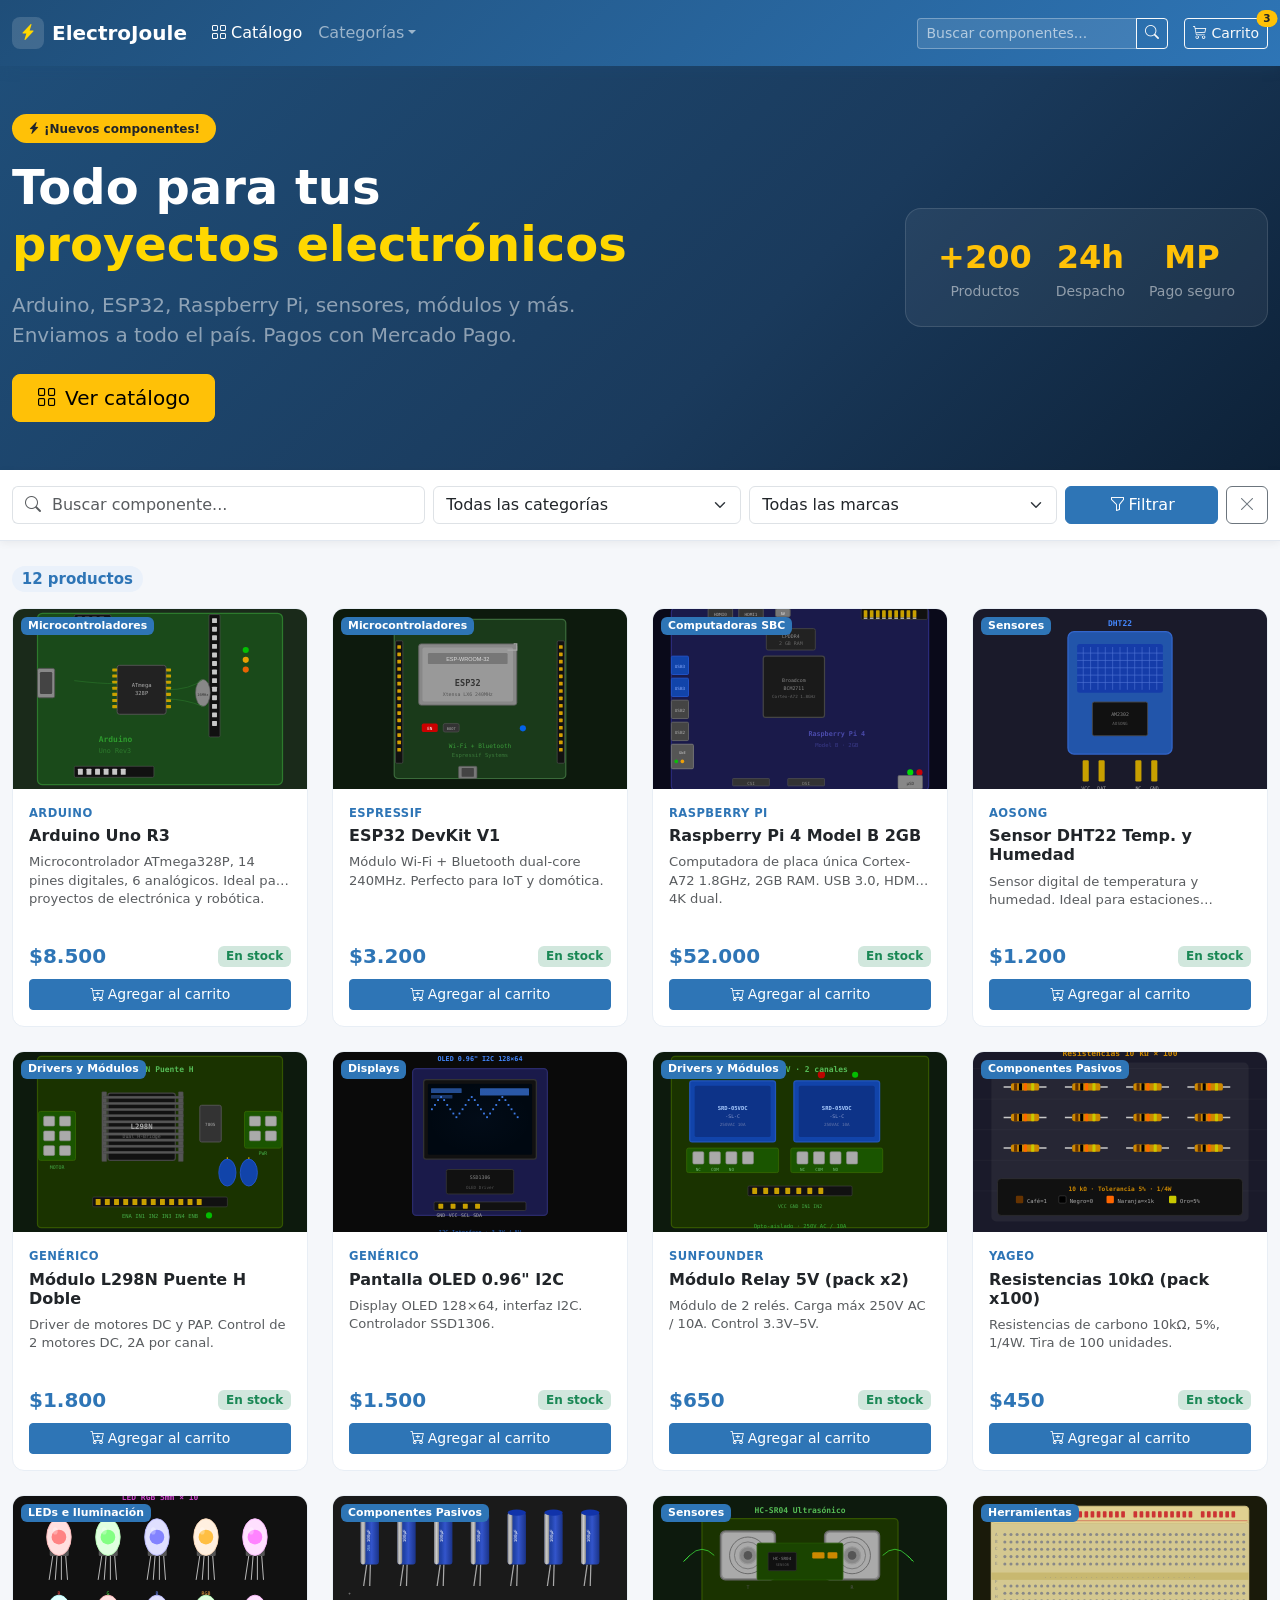
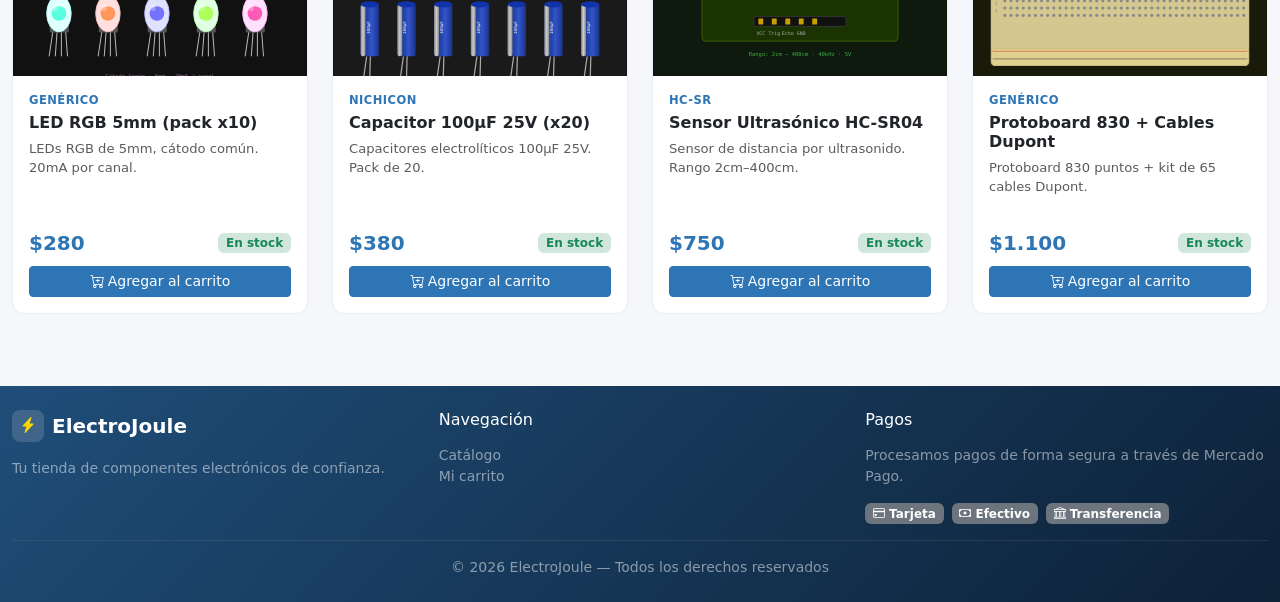
<file: TiendaOnline/index.html>
<!DOCTYPE html>
<html lang="es">
<head>
    <meta charset="utf-8" />
    <meta name="viewport" content="width=device-width, initial-scale=1.0" />
    <title>Catálogo — ElectroJoule</title>
    <link rel="stylesheet" href="https://cdn.jsdelivr.net/npm/bootstrap@5.3.2/dist/css/bootstrap.min.css" />
    <link rel="stylesheet" href="https://cdn.jsdelivr.net/npm/bootstrap-icons@1.11.3/font/bootstrap-icons.min.css" />
    <link rel="stylesheet" href="estilos.css" />
</head>
<body>

<!-- Navbar -->
<nav class="navbar navbar-expand-lg navbar-dark ej-navbar">
    <div class="container-xxl">
        <a class="navbar-brand d-flex align-items-center gap-2" href="index.html">
            <span class="ej-logo-icon"><i class="bi bi-lightning-charge-fill"></i></span>
            <span class="fw-bold fs-5">ElectroJoule</span>
        </a>
        <div class="collapse navbar-collapse">
            <ul class="navbar-nav me-auto mb-2 mb-lg-0">
                <li class="nav-item"><a class="nav-link active" href="index.html"><i class="bi bi-grid me-1"></i>Catálogo</a></li>
                <li class="nav-item dropdown">
                    <a class="nav-link dropdown-toggle" href="#" data-bs-toggle="dropdown">Categorías</a>
                    <ul class="dropdown-menu dropdown-menu-dark">
                        <li><a class="dropdown-item" href="#">Microcontroladores</a></li>
                        <li><a class="dropdown-item" href="#">Sensores</a></li>
                        <li><a class="dropdown-item" href="#">Displays</a></li>
                        <li><a class="dropdown-item" href="#">Drivers y Módulos</a></li>
                    </ul>
                </li>
            </ul>
            <form class="d-flex me-3" onsubmit="return false;">
                <div class="input-group ej-searchbar">
                    <input type="text" class="form-control form-control-sm" placeholder="Buscar componentes..." />
                    <button class="btn btn-sm btn-outline-light"><i class="bi bi-search"></i></button>
                </div>
            </form>
            <a href="carrito.html" class="btn btn-outline-light btn-sm position-relative">
                <i class="bi bi-cart3 me-1"></i>Carrito
                <span class="position-absolute top-0 start-100 translate-middle badge rounded-pill bg-warning text-dark">3</span>
            </a>
        </div>
    </div>
</nav>

<!-- Hero -->
<section class="ej-hero">
    <div class="container-xxl py-5">
        <div class="row align-items-center">
            <div class="col-lg-6">
                <span class="badge bg-warning text-dark mb-3 px-3 py-2 rounded-pill">
                    <i class="bi bi-lightning-charge-fill me-1"></i>¡Nuevos componentes!
                </span>
                <h1 class="display-5 fw-bold text-white mb-3">
                    Todo para tus<br/><span class="ej-hero-accent">proyectos electrónicos</span>
                </h1>
                <p class="lead text-white-50 mb-4">
                    Arduino, ESP32, Raspberry Pi, sensores, módulos y más.<br/>
                    Enviamos a todo el país. Pagos con Mercado Pago.
                </p>
                <a href="#catalogo" class="btn btn-warning btn-lg px-4">
                    <i class="bi bi-grid me-2"></i>Ver catálogo
                </a>
            </div>
            <div class="col-lg-6 d-none d-lg-flex justify-content-end">
                <div class="ej-hero-stats d-flex gap-4">
                    <div class="text-center"><div class="fs-2 fw-bold text-warning">+200</div><div class="text-white-50 small">Productos</div></div>
                    <div class="text-center"><div class="fs-2 fw-bold text-warning">24h</div><div class="text-white-50 small">Despacho</div></div>
                    <div class="text-center"><div class="fs-2 fw-bold text-warning">MP</div><div class="text-white-50 small">Pago seguro</div></div>
                </div>
            </div>
        </div>
    </div>
</section>

<!-- Filtros -->
<section id="catalogo" class="ej-filtros-bar py-3">
    <div class="container-xxl">
        <div class="row g-2 align-items-center">
            <div class="col-md-4">
                <div class="input-group">
                    <span class="input-group-text bg-white border-end-0"><i class="bi bi-search text-muted"></i></span>
                    <input type="text" class="form-control border-start-0 ps-0" placeholder="Buscar componente..." />
                </div>
            </div>
            <div class="col-md-3">
                <select class="form-select">
                    <option>Todas las categorías</option>
                    <option>Microcontroladores</option><option>Sensores</option>
                    <option>Displays</option><option>Componentes Pasivos</option>
                </select>
            </div>
            <div class="col-md-3">
                <select class="form-select">
                    <option>Todas las marcas</option>
                    <option>Arduino</option><option>Espressif</option><option>Raspberry Pi</option>
                </select>
            </div>
            <div class="col-md-2">
                <div class="d-flex gap-2">
                    <button class="btn btn-primary flex-fill"><i class="bi bi-funnel me-1"></i>Filtrar</button>
                    <button class="btn btn-outline-secondary"><i class="bi bi-x-lg"></i></button>
                </div>
            </div>
        </div>
    </div>
</section>

<!-- Grid de productos -->
<section class="py-4">
    <div class="container-xxl">
        <h2 class="fs-5 fw-semibold mb-3">
            <span class="badge bg-primary-subtle text-primary rounded-pill">12 productos</span>
        </h2>
        <div class="row row-cols-1 row-cols-sm-2 row-cols-md-3 row-cols-xl-4 g-4" id="grid"></div>
    </div>
</section>

<!-- Footer -->
<footer class="ej-footer mt-5">
    <div class="container-xxl py-4">
        <div class="row g-4">
            <div class="col-md-4">
                <div class="d-flex align-items-center gap-2 mb-3">
                    <span class="ej-logo-icon"><i class="bi bi-lightning-charge-fill"></i></span>
                    <span class="fw-bold fs-5 text-white">ElectroJoule</span>
                </div>
                <p class="text-white-50 small">Tu tienda de componentes electrónicos de confianza.</p>
            </div>
            <div class="col-md-4">
                <h6 class="text-white mb-3">Navegación</h6>
                <ul class="list-unstyled small">
                    <li><a href="index.html" class="text-white-50 text-decoration-none">Catálogo</a></li>
                    <li><a href="carrito.html" class="text-white-50 text-decoration-none">Mi carrito</a></li>
                </ul>
            </div>
            <div class="col-md-4">
                <h6 class="text-white mb-3">Pagos</h6>
                <p class="text-white-50 small">Procesamos pagos de forma segura a través de Mercado Pago.</p>
                <div class="d-flex gap-2 flex-wrap mt-2">
                    <span class="badge bg-secondary"><i class="bi bi-credit-card me-1"></i>Tarjeta</span>
                    <span class="badge bg-secondary"><i class="bi bi-cash me-1"></i>Efectivo</span>
                    <span class="badge bg-secondary"><i class="bi bi-bank me-1"></i>Transferencia</span>
                </div>
            </div>
        </div>
        <hr class="border-secondary" />
        <p class="text-center text-white-50 small mb-0">© 2026 ElectroJoule — Todos los derechos reservados</p>
    </div>
</footer>

<script src="https://cdn.jsdelivr.net/npm/bootstrap@5.3.2/dist/js/bootstrap.bundle.min.js"></script>
<script>
const productos = [
  {n:"Arduino Uno R3", m:"Arduino", c:"Microcontroladores", p:8500, st:45, d:"Microcontrolador ATmega328P, 14 pines digitales, 6 analógicos. Ideal para proyectos de electrónica y robótica.", img:"img/arduino-uno.svg"},
  {n:"ESP32 DevKit V1", m:"Espressif", c:"Microcontroladores", p:3200, st:80, d:"Módulo Wi-Fi + Bluetooth dual-core 240MHz. Perfecto para IoT y domótica.", img:"img/esp32.svg"},
  {n:"Raspberry Pi 4 Model B 2GB", m:"Raspberry Pi", c:"Computadoras SBC", p:52000, st:12, d:"Computadora de placa única Cortex-A72 1.8GHz, 2GB RAM. USB 3.0, HDMI 4K dual.", img:"img/raspberry-pi-4.svg"},
  {n:"Sensor DHT22 Temp. y Humedad", m:"Aosong", c:"Sensores", p:1200, st:120, d:"Sensor digital de temperatura y humedad. Ideal para estaciones meteorológicas.", img:"img/dht22.svg"},
  {n:"Módulo L298N Puente H Doble", m:"Genérico", c:"Drivers y Módulos", p:1800, st:60, d:"Driver de motores DC y PAP. Control de 2 motores DC, 2A por canal.", img:"img/l298n.svg"},
  {n:"Pantalla OLED 0.96\" I2C", m:"Genérico", c:"Displays", p:1500, st:75, d:"Display OLED 128×64, interfaz I2C. Controlador SSD1306.", img:"img/oled.svg"},
  {n:"Módulo Relay 5V (pack x2)", m:"SunFounder", c:"Drivers y Módulos", p:650, st:200, d:"Módulo de 2 relés. Carga máx 250V AC / 10A. Control 3.3V–5V.", img:"img/relay.svg"},
  {n:"Resistencias 10kΩ (pack x100)", m:"Yageo", c:"Componentes Pasivos", p:450, st:500, d:"Resistencias de carbono 10kΩ, 5%, 1/4W. Tira de 100 unidades.", img:"img/resistencias.svg"},
  {n:"LED RGB 5mm (pack x10)", m:"Genérico", c:"LEDs e Iluminación", p:280, st:800, d:"LEDs RGB de 5mm, cátodo común. 20mA por canal.", img:"img/led-rgb.svg"},
  {n:"Capacitor 100µF 25V (x20)", m:"Nichicon", c:"Componentes Pasivos", p:380, st:600, d:"Capacitores electrolíticos 100µF 25V. Pack de 20.", img:"img/capacitores.svg"},
  {n:"Sensor Ultrasónico HC-SR04", m:"HC-SR", c:"Sensores", p:750, st:150, d:"Sensor de distancia por ultrasonido. Rango 2cm–400cm.", img:"img/hcsr04.svg"},
  {n:"Protoboard 830 + Cables Dupont", m:"Genérico", c:"Herramientas", p:1100, st:90, d:"Protoboard 830 puntos + kit de 65 cables Dupont.", img:"img/protoboard.svg"},
];
function stockBadge(st){
  if(st>10) return '<span class="badge bg-success-subtle text-success small">En stock</span>';
  if(st>0)  return '<span class="badge bg-warning-subtle text-warning small">Últimas '+st+'</span>';
  return '<span class="badge bg-danger-subtle text-danger small">Sin stock</span>';
}
document.getElementById('grid').innerHTML = productos.map(p => `
  <div class="col">
    <div class="card ej-producto-card h-100">
      <a href="producto.html" class="text-decoration-none">
        <div class="ej-card-img-wrap">
          <img src="${p.img}" alt="${p.n}" loading="lazy" />
          <span class="badge bg-primary ej-badge-cat">${p.c}</span>
        </div>
      </a>
      <div class="card-body d-flex flex-column">
        <p class="ej-marca-label mb-1">${p.m}</p>
        <a href="producto.html" class="text-decoration-none text-dark">
          <h5 class="card-title fs-6 fw-semibold mb-2">${p.n}</h5>
        </a>
        <p class="card-text text-muted small ej-descripcion-truncada flex-grow-1">${p.d}</p>
        <div class="mt-auto pt-3">
          <div class="d-flex justify-content-between align-items-center mb-2">
            <span class="ej-precio fs-5 fw-bold">$${p.p.toLocaleString('es-AR')}</span>
            ${stockBadge(p.st)}
          </div>
          <a href="carrito.html" class="btn btn-primary btn-sm w-100"><i class="bi bi-cart-plus me-1"></i>Agregar al carrito</a>
        </div>
      </div>
    </div>
  </div>`).join('');
</script>
</body>
</html>
</file>
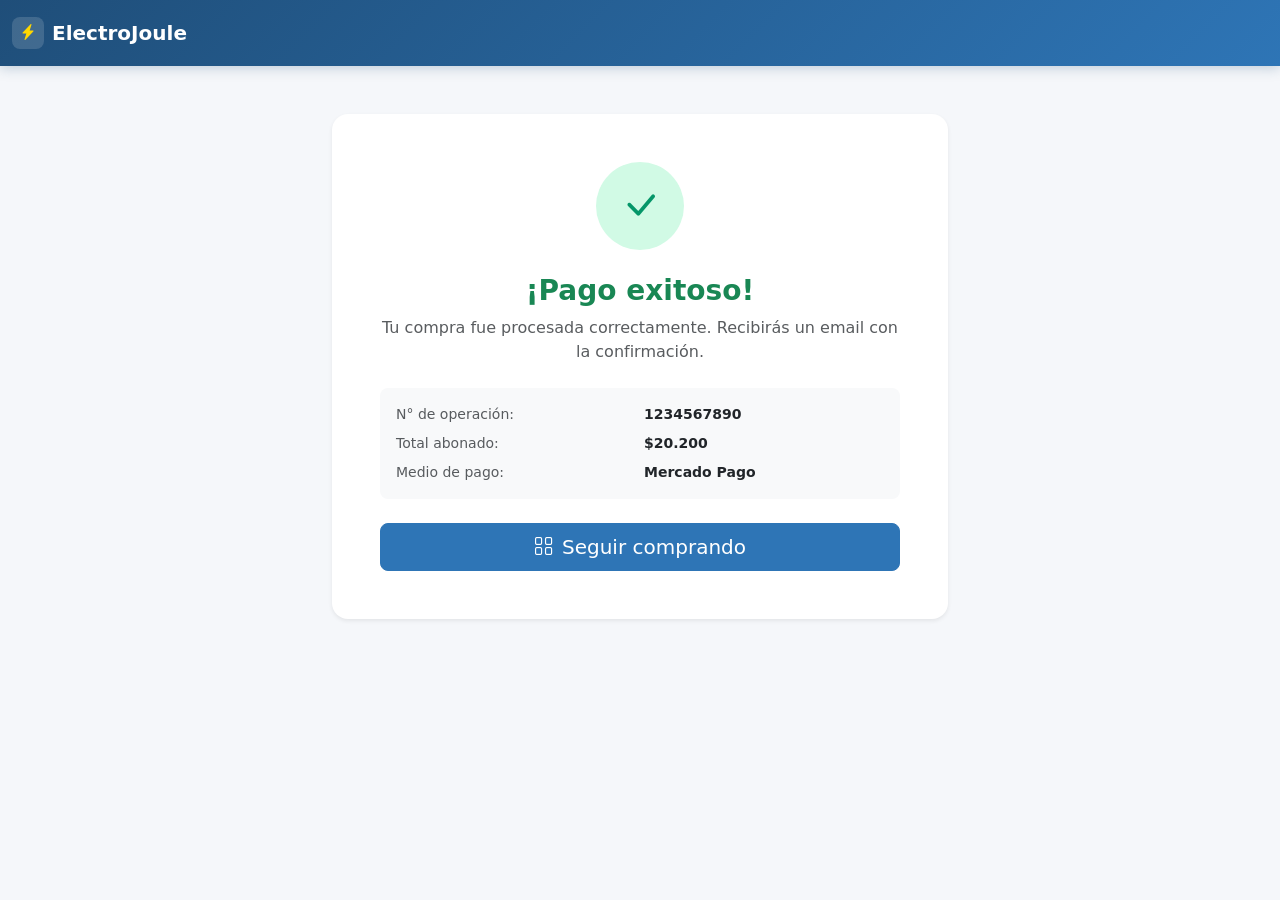
<file: TiendaOnline/exito.html>
<!DOCTYPE html>
<html lang="es">
<head>
    <meta charset="utf-8" />
    <meta name="viewport" content="width=device-width, initial-scale=1.0" />
    <title>¡Pago exitoso! — ElectroJoule</title>
    <link rel="stylesheet" href="https://cdn.jsdelivr.net/npm/bootstrap@5.3.2/dist/css/bootstrap.min.css" />
    <link rel="stylesheet" href="https://cdn.jsdelivr.net/npm/bootstrap-icons@1.11.3/font/bootstrap-icons.min.css" />
    <link rel="stylesheet" href="estilos.css" />
</head>
<body>

<nav class="navbar navbar-expand-lg navbar-dark ej-navbar">
    <div class="container-xxl">
        <a class="navbar-brand d-flex align-items-center gap-2" href="index.html">
            <span class="ej-logo-icon"><i class="bi bi-lightning-charge-fill"></i></span>
            <span class="fw-bold fs-5">ElectroJoule</span>
        </a>
    </div>
</nav>

<div class="container-xxl py-5">
    <div class="row justify-content-center">
        <div class="col-md-6">
            <div class="card border-0 shadow-sm rounded-4 text-center p-5">
                <div class="mb-4"><div class="ej-status-icon success mx-auto"><i class="bi bi-check-lg"></i></div></div>
                <h1 class="h3 fw-bold text-success mb-2">¡Pago exitoso!</h1>
                <p class="text-muted mb-4">Tu compra fue procesada correctamente. Recibirás un email con la confirmación.</p>
                <div class="card bg-light border-0 rounded-3 p-3 mb-4 text-start">
                    <div class="row g-2 small">
                        <div class="col-6 text-muted">N° de operación:</div><div class="col-6 fw-semibold">1234567890</div>
                        <div class="col-6 text-muted">Total abonado:</div><div class="col-6 fw-semibold">$20.200</div>
                        <div class="col-6 text-muted">Medio de pago:</div><div class="col-6 fw-semibold">Mercado Pago</div>
                    </div>
                </div>
                <a href="index.html" class="btn btn-primary btn-lg w-100"><i class="bi bi-grid me-2"></i>Seguir comprando</a>
            </div>
        </div>
    </div>
</div>

<script src="https://cdn.jsdelivr.net/npm/bootstrap@5.3.2/dist/js/bootstrap.bundle.min.js"></script>
</body>
</html>
</file>
<file: TiendaOnline/estilos.css>
/* ── Paleta ElectroJoule ─────────────────────────────── */
:root {
    --ej-primary:      #2E75B6;
    --ej-primary-dark: #1F4E79;
    --ej-primary-light:#BDD7EE;
    --ej-bg:           #F5F7FA;
    --ej-text:         #212529;
    --ej-alt-row:      #EAF1FA;
}

body {
    background-color: var(--ej-bg);
    color: var(--ej-text);
    font-family: 'Segoe UI', system-ui, -apple-system, sans-serif;
}

/* Navbar */
.ej-navbar {
    background: linear-gradient(135deg, var(--ej-primary-dark) 0%, var(--ej-primary) 100%);
    box-shadow: 0 2px 12px rgba(31,78,121,.25);
    padding: .75rem 0;
}
.ej-logo-icon {
    display: inline-flex; align-items: center; justify-content: center;
    width: 32px; height: 32px; background: rgba(255,255,255,.15);
    border-radius: 8px; font-size: 1rem; color: #FFD700;
}
.ej-searchbar .form-control {
    border-color: rgba(255,255,255,.3); background: rgba(255,255,255,.1);
    color: #fff; min-width: 220px;
}
.ej-searchbar .form-control::placeholder { color: rgba(255,255,255,.6); }

/* Hero */
.ej-hero { background: linear-gradient(135deg, var(--ej-primary-dark) 0%, #1a3a5c 60%, #0d2137 100%); }
.ej-hero-accent { color: #FFD700; }
.ej-hero-stats {
    background: rgba(255,255,255,.06); border: 1px solid rgba(255,255,255,.12);
    border-radius: 16px; padding: 1.5rem 2rem;
}

/* Filtros */
.ej-filtros-bar {
    background: #fff; border-bottom: 1px solid #e2e8f0;
    box-shadow: 0 2px 8px rgba(0,0,0,.06); z-index: 900;
}

/* Cards de producto */
.ej-producto-card {
    border: 1px solid #e8eef5; border-radius: 12px;
    transition: transform .18s ease, box-shadow .18s ease;
    background: #fff; overflow: hidden;
}
.ej-producto-card:hover {
    transform: translateY(-4px);
    box-shadow: 0 12px 28px rgba(46,117,182,.15);
    border-color: var(--ej-primary-light);
}
.ej-card-img-wrap {
    position: relative; overflow: hidden; height: 180px; background: #f0f4f8;
}
.ej-card-img-wrap img { width: 100%; height: 100%; object-fit: cover; transition: transform .3s ease; }
.ej-producto-card:hover .ej-card-img-wrap img { transform: scale(1.04); }
.ej-badge-cat {
    position: absolute; top: 8px; left: 8px; font-size: .68rem;
    background-color: var(--ej-primary) !important;
}
.ej-marca-label {
    font-size: .72rem; font-weight: 600; text-transform: uppercase;
    letter-spacing: .04em; color: var(--ej-primary);
}
.ej-descripcion-truncada {
    display: -webkit-box; -webkit-line-clamp: 2; -webkit-box-orient: vertical;
    overflow: hidden; font-size: .82rem; line-height: 1.4;
}

/* Precios */
.ej-precio { color: var(--ej-primary); font-weight: 700; }
.ej-precio-detalle { font-size: 2rem; font-weight: 700; color: var(--ej-primary); }

/* Card headers */
.ej-card-header-primary {
    background: linear-gradient(90deg, var(--ej-primary-dark), var(--ej-primary));
    padding: .85rem 1.25rem;
}

/* Estados de pago */
.ej-status-icon {
    width: 88px; height: 88px; border-radius: 50%;
    display: flex; align-items: center; justify-content: center; font-size: 2.5rem;
}
.ej-status-icon.success { background: #d1fae5; color: #059669; }

/* Footer */
.ej-footer { background: linear-gradient(135deg, var(--ej-primary-dark) 0%, #0d2137 100%); }

/* Overrides */
.btn-primary { background-color: var(--ej-primary); border-color: var(--ej-primary); }
.btn-primary:hover, .btn-primary:focus { background-color: var(--ej-primary-dark); border-color: var(--ej-primary-dark); }
.bg-primary-subtle { background-color: var(--ej-alt-row) !important; }
.text-primary { color: var(--ej-primary) !important; }
</file>
